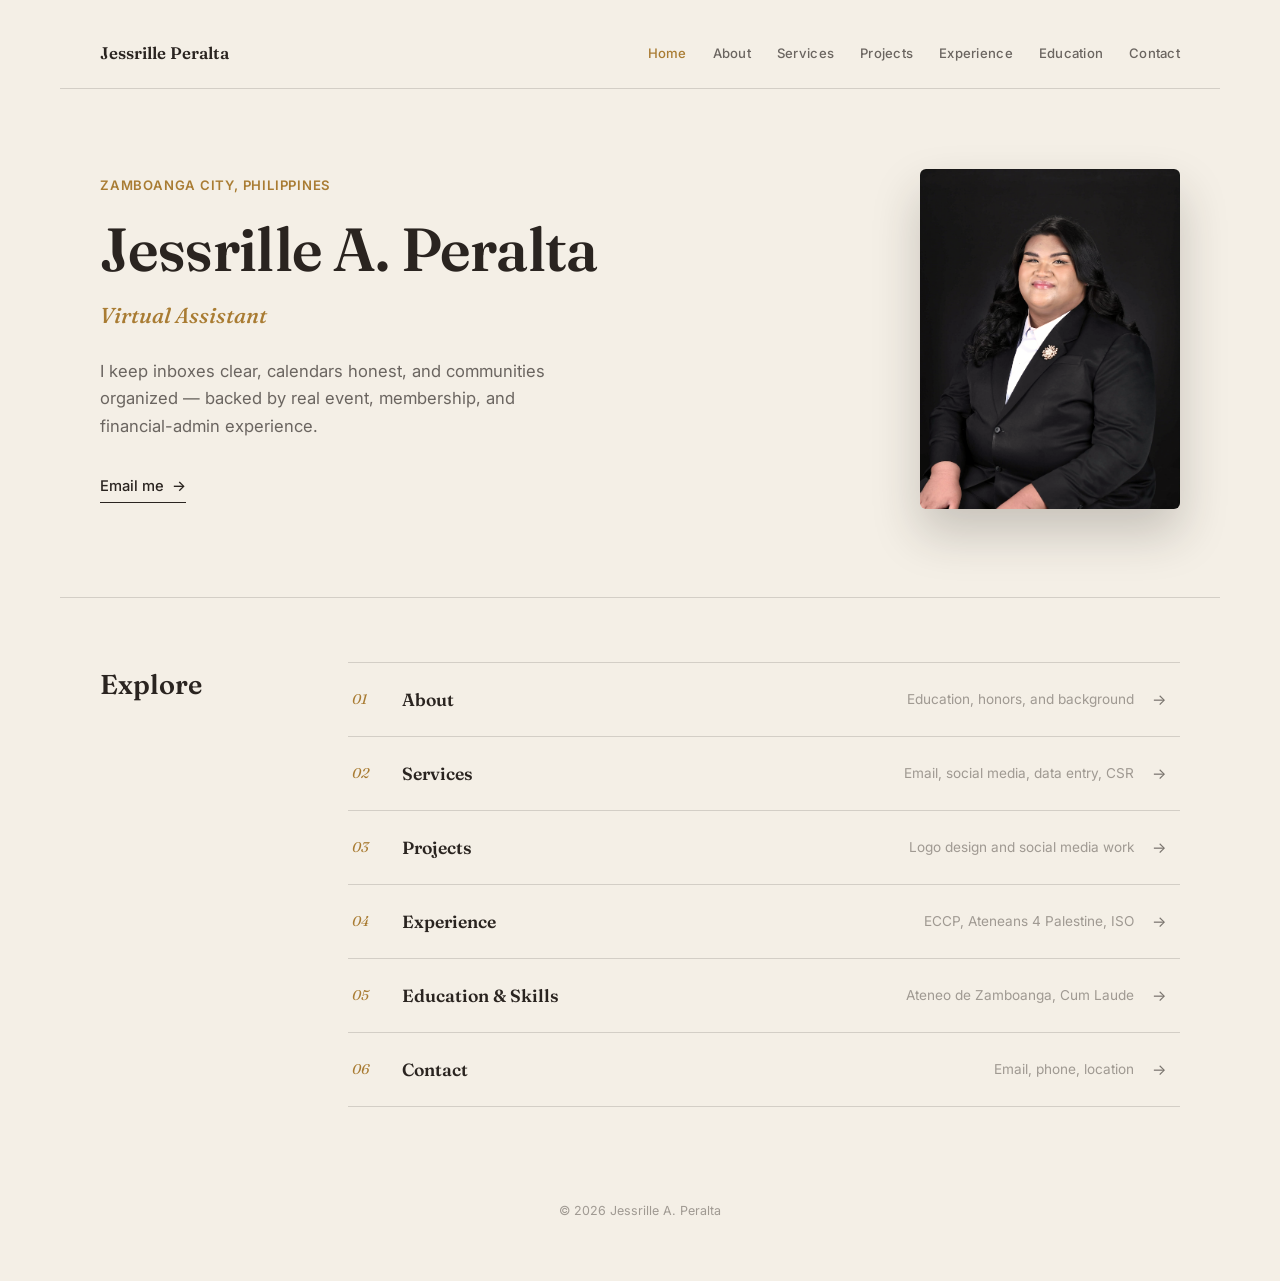
<file: index.html>
<!DOCTYPE html>
<html lang="en">
<head>
<meta charset="UTF-8">
<meta name="viewport" content="width=device-width, initial-scale=1.0">
<title>Jessrille A. Peralta — Virtual Assistant</title>
<meta name="description" content="Jessrille A. Peralta — Virtual Assistant offering Email Management, Social Media Management, Data Entry, and Customer Service.">
<link rel="preconnect" href="https://fonts.googleapis.com">
<link rel="preconnect" href="https://fonts.gstatic.com" crossorigin>
<link href="https://fonts.googleapis.com/css2?family=Fraunces:ital,opsz,wght@0,9..144,400;0,9..144,500;0,9..144,600;0,9..144,700;1,9..144,500&family=Inter:wght@400;500;600;700&display=swap" rel="stylesheet">
<link rel="stylesheet" href="style.css">
</head>
<body>
<div class="sheet">
<header class="nav">
  <a class="nav-name" href="index.html">Jessrille Peralta</a>
  <nav class="nav-links">
    <a href="index.html" class="active" aria-current="page">Home</a>
    <a href="about.html">About</a>
    <a href="services.html">Services</a>
    <a href="projects.html">Projects</a>
    <a href="experience.html">Experience</a>
    <a href="education.html">Education</a>
    <a href="contact.html">Contact</a>
  </nav>
</header>

<main>

  <!-- HERO -->
  <section class="hero">
    <div class="hero-text">
      <p class="eyebrow">Zamboanga City, Philippines</p>
      <h1 class="hero-name">Jessrille A. Peralta</h1>
      <p class="hero-role">Virtual Assistant</p>
      <p class="hero-lede">I keep inboxes clear, calendars honest, and communities organized — backed by real event, membership, and financial-admin experience.</p>
      <a href="mailto:jessrilleperalta@gmail.com" class="hero-link">Email me &nbsp;&rarr;</a>
    </div>
    <div class="hero-photo">
      <img src="profile.jpg" alt="Portrait of Jessrille A. Peralta" width="900" height="1350">
    </div>
  </section>

  <!-- EXPLORE -->
  <section class="section teaser-section">
    <div class="section-head">
      <h2>Explore</h2>
    </div>
    <ul class="teaser-list">
      <li>
        <a href="about.html">
          <span class="teaser-num">01</span>
          <span class="teaser-title">About</span>
          <span class="teaser-desc">Education, honors, and background</span>
          <span class="teaser-arrow">&rarr;</span>
        </a>
      </li>
      <li>
        <a href="services.html">
          <span class="teaser-num">02</span>
          <span class="teaser-title">Services</span>
          <span class="teaser-desc">Email, social media, data entry, CSR</span>
          <span class="teaser-arrow">&rarr;</span>
        </a>
      </li>
      <li>
        <a href="projects.html">
          <span class="teaser-num">03</span>
          <span class="teaser-title">Projects</span>
          <span class="teaser-desc">Logo design and social media work</span>
          <span class="teaser-arrow">&rarr;</span>
        </a>
      </li>
      <li>
        <a href="experience.html">
          <span class="teaser-num">04</span>
          <span class="teaser-title">Experience</span>
          <span class="teaser-desc">ECCP, Ateneans 4 Palestine, ISO</span>
          <span class="teaser-arrow">&rarr;</span>
        </a>
      </li>
      <li>
        <a href="education.html">
          <span class="teaser-num">05</span>
          <span class="teaser-title">Education &amp; Skills</span>
          <span class="teaser-desc">Ateneo de Zamboanga, Cum Laude</span>
          <span class="teaser-arrow">&rarr;</span>
        </a>
      </li>
      <li>
        <a href="contact.html">
          <span class="teaser-num">06</span>
          <span class="teaser-title">Contact</span>
          <span class="teaser-desc">Email, phone, location</span>
          <span class="teaser-arrow">&rarr;</span>
        </a>
      </li>
    </ul>
  </section>

</main>

<footer class="site-footer">
  <p>&copy; <span id="year"></span> Jessrille A. Peralta</p>
</footer>
</div>
<script src="script.js"></script>
</body>
</html>
</file>
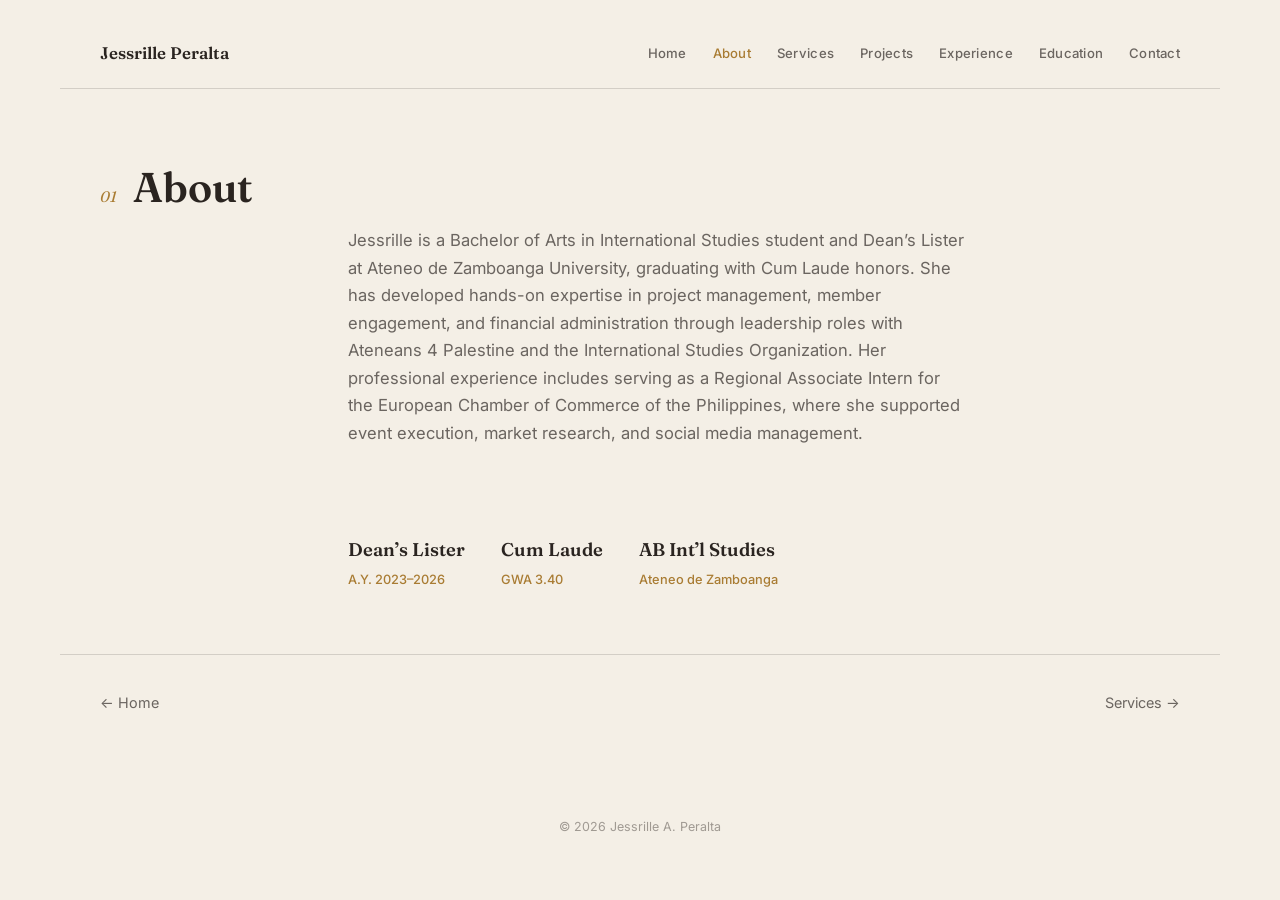
<file: about.html>
<!DOCTYPE html>
<html lang="en">
<head>
<meta charset="UTF-8">
<meta name="viewport" content="width=device-width, initial-scale=1.0">
<title>About — Jessrille A. Peralta</title>
<link rel="preconnect" href="https://fonts.googleapis.com">
<link rel="preconnect" href="https://fonts.gstatic.com" crossorigin>
<link href="https://fonts.googleapis.com/css2?family=Fraunces:ital,opsz,wght@0,9..144,400;0,9..144,500;0,9..144,600;0,9..144,700;1,9..144,500&family=Inter:wght@400;500;600;700&display=swap" rel="stylesheet">
<link rel="stylesheet" href="style.css">
</head>
<body>
<div class="sheet">
<header class="nav">
  <a class="nav-name" href="index.html">Jessrille Peralta</a>
  <nav class="nav-links">
    <a href="index.html">Home</a>
    <a href="about.html" class="active" aria-current="page">About</a>
    <a href="services.html">Services</a>
    <a href="projects.html">Projects</a>
    <a href="experience.html">Experience</a>
    <a href="education.html">Education</a>
    <a href="contact.html">Contact</a>
  </nav>
</header>

<main>
  <section class="page-intro">
    <span class="num">01</span>
    <h1>About</h1>
  </section>

  <section class="section" style="border-top:none; padding-top:0;">
    <p class="about-text">
      Jessrille is a Bachelor of Arts in International Studies student and Dean&rsquo;s Lister at Ateneo de Zamboanga
      University, graduating with Cum Laude honors. She has developed hands-on expertise in project management,
      member engagement, and financial administration through leadership roles with Ateneans 4 Palestine and the
      International Studies Organization. Her professional experience includes serving as a Regional Associate
      Intern for the European Chamber of Commerce of the Philippines, where she supported event execution, market
      research, and social media management.
    </p>
    <div class="stat-row">
      <div class="stat"><span class="stat-value">Dean&rsquo;s Lister</span><span class="stat-label">A.Y. 2023&ndash;2026</span></div>
      <div class="stat"><span class="stat-value">Cum Laude</span><span class="stat-label">GWA 3.40</span></div>
      <div class="stat"><span class="stat-value">AB Int&rsquo;l Studies</span><span class="stat-label">Ateneo de Zamboanga</span></div>
    </div>
  </section>

  <section class="section page-nav">
    <a href="index.html" class="page-nav-link">&larr; Home</a>
    <a href="services.html" class="page-nav-link">Services &rarr;</a>
  </section>
</main>

<footer class="site-footer">
  <p>&copy; <span id="year"></span> Jessrille A. Peralta</p>
</footer>
</div>
<script src="script.js"></script>
</body>
</html>
</file>
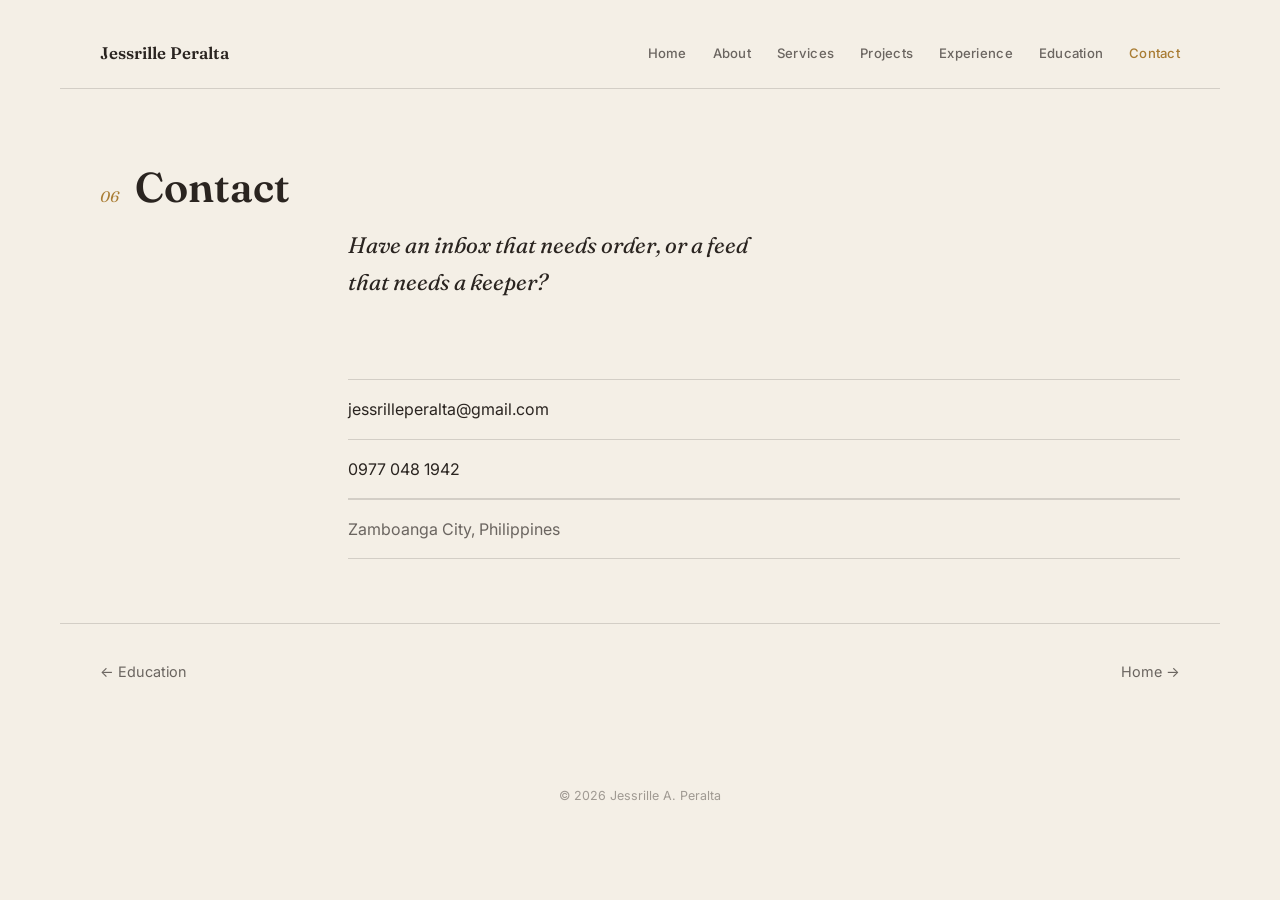
<file: contact.html>
<!DOCTYPE html>
<html lang="en">
<head>
<meta charset="UTF-8">
<meta name="viewport" content="width=device-width, initial-scale=1.0">
<title>Contact — Jessrille A. Peralta</title>
<link rel="preconnect" href="https://fonts.googleapis.com">
<link rel="preconnect" href="https://fonts.gstatic.com" crossorigin>
<link href="https://fonts.googleapis.com/css2?family=Fraunces:ital,opsz,wght@0,9..144,400;0,9..144,500;0,9..144,600;0,9..144,700;1,9..144,500&family=Inter:wght@400;500;600;700&display=swap" rel="stylesheet">
<link rel="stylesheet" href="style.css">
</head>
<body>
<div class="sheet">
<header class="nav">
  <a class="nav-name" href="index.html">Jessrille Peralta</a>
  <nav class="nav-links">
    <a href="index.html">Home</a>
    <a href="about.html">About</a>
    <a href="services.html">Services</a>
    <a href="projects.html">Projects</a>
    <a href="experience.html">Experience</a>
    <a href="education.html">Education</a>
    <a href="contact.html" class="active" aria-current="page">Contact</a>
  </nav>
</header>

<main>
  <section class="page-intro">
    <span class="num">06</span>
    <h1>Contact</h1>
  </section>

  <section class="section contact-section" style="border-top:none; padding-top:0;">
    <p class="contact-lede">Have an inbox that needs order, or a feed that needs a keeper?</p>
    <div class="contact-lines">
      <a href="mailto:jessrilleperalta@gmail.com" class="contact-line">jessrilleperalta@gmail.com</a>
      <a href="tel:+639770481942" class="contact-line">0977 048 1942</a>
      <p class="contact-line contact-static">Zamboanga City, Philippines</p>
    </div>
  </section>

  <section class="section page-nav">
    <a href="education.html" class="page-nav-link">&larr; Education</a>
    <a href="index.html" class="page-nav-link">Home &rarr;</a>
  </section>
</main>

<footer class="site-footer">
  <p>&copy; <span id="year"></span> Jessrille A. Peralta</p>
</footer>
</div>
<script src="script.js"></script>
</body>
</html>
</file>
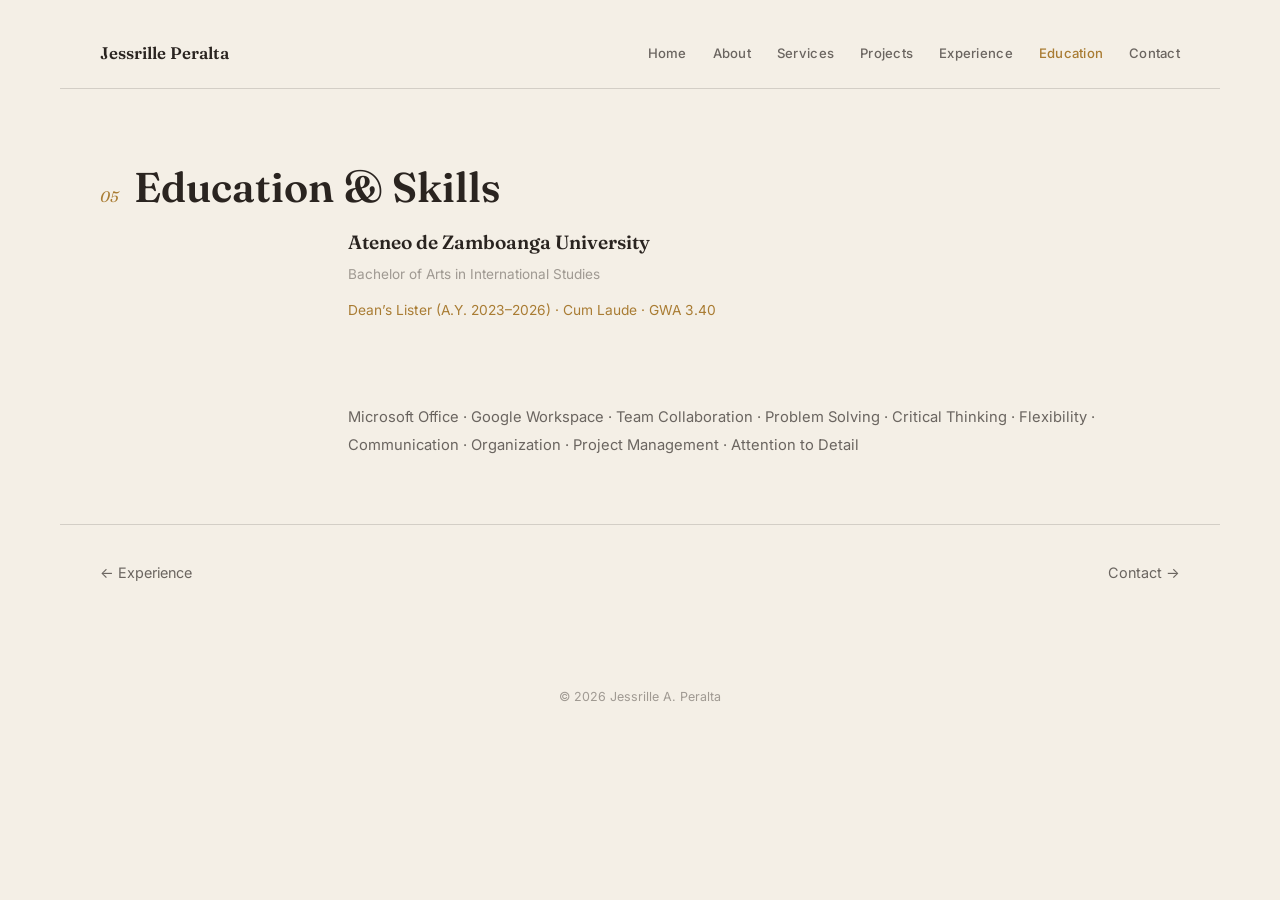
<file: education.html>
<!DOCTYPE html>
<html lang="en">
<head>
<meta charset="UTF-8">
<meta name="viewport" content="width=device-width, initial-scale=1.0">
<title>Education &amp; Skills — Jessrille A. Peralta</title>
<link rel="preconnect" href="https://fonts.googleapis.com">
<link rel="preconnect" href="https://fonts.gstatic.com" crossorigin>
<link href="https://fonts.googleapis.com/css2?family=Fraunces:ital,opsz,wght@0,9..144,400;0,9..144,500;0,9..144,600;0,9..144,700;1,9..144,500&family=Inter:wght@400;500;600;700&display=swap" rel="stylesheet">
<link rel="stylesheet" href="style.css">
</head>
<body>
<div class="sheet">
<header class="nav">
  <a class="nav-name" href="index.html">Jessrille Peralta</a>
  <nav class="nav-links">
    <a href="index.html">Home</a>
    <a href="about.html">About</a>
    <a href="services.html">Services</a>
    <a href="projects.html">Projects</a>
    <a href="experience.html">Experience</a>
    <a href="education.html" class="active" aria-current="page">Education</a>
    <a href="contact.html">Contact</a>
  </nav>
</header>

<main>
  <section class="page-intro">
    <span class="num">05</span>
    <h1>Education &amp; Skills</h1>
  </section>

  <section class="section" style="border-top:none; padding-top:0;">
    <div class="edu-row">
      <h3>Ateneo de Zamboanga University</h3>
      <p class="entry-org">Bachelor of Arts in International Studies</p>
      <p class="edu-note">Dean&rsquo;s Lister (A.Y. 2023&ndash;2026) &middot; Cum Laude &middot; GWA 3.40</p>
    </div>
    <p class="skills-line">
      Microsoft Office &middot; Google Workspace &middot; Team Collaboration &middot; Problem Solving &middot;
      Critical Thinking &middot; Flexibility &middot; Communication &middot; Organization &middot;
      Project Management &middot; Attention to Detail
    </p>
  </section>

  <section class="section page-nav">
    <a href="experience.html" class="page-nav-link">&larr; Experience</a>
    <a href="contact.html" class="page-nav-link">Contact &rarr;</a>
  </section>
</main>

<footer class="site-footer">
  <p>&copy; <span id="year"></span> Jessrille A. Peralta</p>
</footer>
</div>
<script src="script.js"></script>
</body>
</html>
</file>
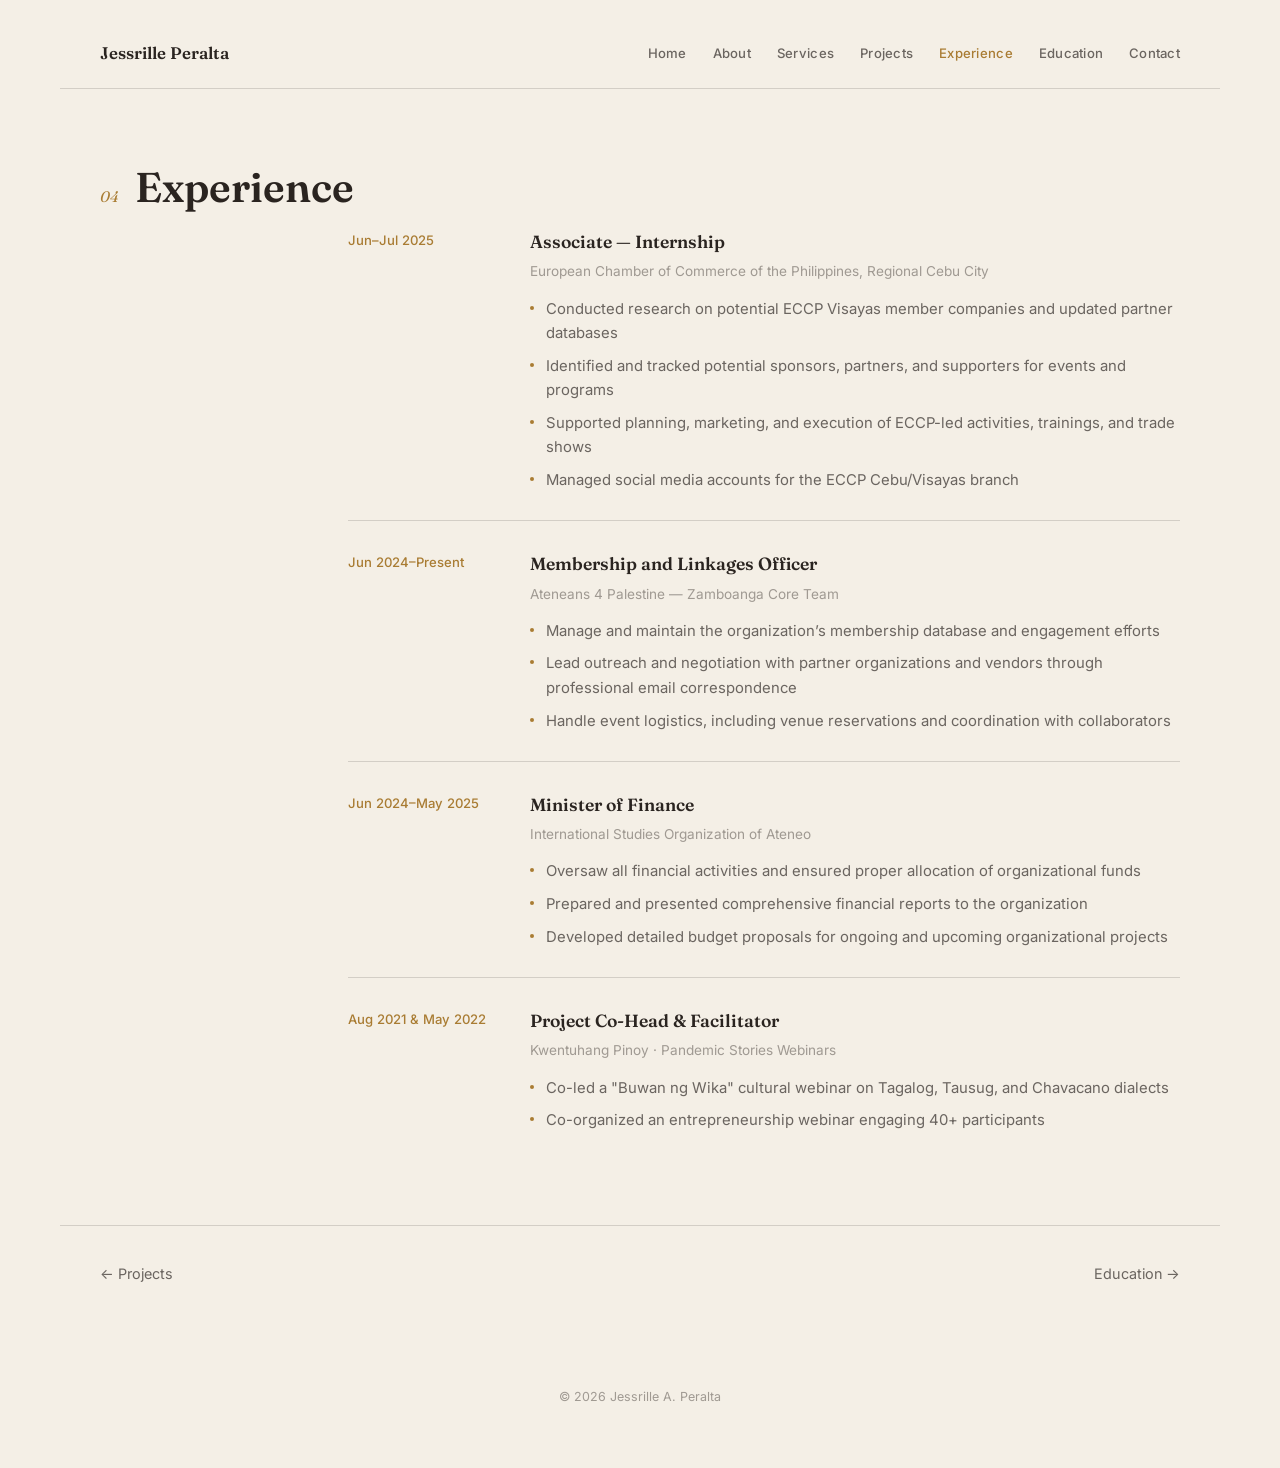
<file: experience.html>
<!DOCTYPE html>
<html lang="en">
<head>
<meta charset="UTF-8">
<meta name="viewport" content="width=device-width, initial-scale=1.0">
<title>Experience — Jessrille A. Peralta</title>
<link rel="preconnect" href="https://fonts.googleapis.com">
<link rel="preconnect" href="https://fonts.gstatic.com" crossorigin>
<link href="https://fonts.googleapis.com/css2?family=Fraunces:ital,opsz,wght@0,9..144,400;0,9..144,500;0,9..144,600;0,9..144,700;1,9..144,500&family=Inter:wght@400;500;600;700&display=swap" rel="stylesheet">
<link rel="stylesheet" href="style.css">
</head>
<body>
<div class="sheet">
<header class="nav">
  <a class="nav-name" href="index.html">Jessrille Peralta</a>
  <nav class="nav-links">
    <a href="index.html">Home</a>
    <a href="about.html">About</a>
    <a href="services.html">Services</a>
    <a href="projects.html">Projects</a>
    <a href="experience.html" class="active" aria-current="page">Experience</a>
    <a href="education.html">Education</a>
    <a href="contact.html">Contact</a>
  </nav>
</header>

<main>
  <section class="page-intro">
    <span class="num">04</span>
    <h1>Experience</h1>
  </section>

  <section class="section" style="border-top:none; padding-top:0;">
    <div class="timeline">
      <div class="entry">
        <p class="entry-date">Jun&ndash;Jul 2025</p>
        <div class="entry-body">
          <h3>Associate — Internship</h3>
          <p class="entry-org">European Chamber of Commerce of the Philippines, Regional Cebu City</p>
          <ul>
            <li>Conducted research on potential ECCP Visayas member companies and updated partner databases</li>
            <li>Identified and tracked potential sponsors, partners, and supporters for events and programs</li>
            <li>Supported planning, marketing, and execution of ECCP-led activities, trainings, and trade shows</li>
            <li>Managed social media accounts for the ECCP Cebu/Visayas branch</li>
          </ul>
        </div>
      </div>

      <div class="entry">
        <p class="entry-date">Jun 2024&ndash;Present</p>
        <div class="entry-body">
          <h3>Membership and Linkages Officer</h3>
          <p class="entry-org">Ateneans 4 Palestine — Zamboanga Core Team</p>
          <ul>
            <li>Manage and maintain the organization&rsquo;s membership database and engagement efforts</li>
            <li>Lead outreach and negotiation with partner organizations and vendors through professional email correspondence</li>
            <li>Handle event logistics, including venue reservations and coordination with collaborators</li>
          </ul>
        </div>
      </div>

      <div class="entry">
        <p class="entry-date">Jun 2024&ndash;May 2025</p>
        <div class="entry-body">
          <h3>Minister of Finance</h3>
          <p class="entry-org">International Studies Organization of Ateneo</p>
          <ul>
            <li>Oversaw all financial activities and ensured proper allocation of organizational funds</li>
            <li>Prepared and presented comprehensive financial reports to the organization</li>
            <li>Developed detailed budget proposals for ongoing and upcoming organizational projects</li>
          </ul>
        </div>
      </div>

      <div class="entry">
        <p class="entry-date">Aug 2021 &amp; May 2022</p>
        <div class="entry-body">
          <h3>Project Co-Head &amp; Facilitator</h3>
          <p class="entry-org">Kwentuhang Pinoy &middot; Pandemic Stories Webinars</p>
          <ul>
            <li>Co-led a "Buwan ng Wika" cultural webinar on Tagalog, Tausug, and Chavacano dialects</li>
            <li>Co-organized an entrepreneurship webinar engaging 40+ participants</li>
          </ul>
        </div>
      </div>
    </div>
  </section>

  <section class="section page-nav">
    <a href="projects.html" class="page-nav-link">&larr; Projects</a>
    <a href="education.html" class="page-nav-link">Education &rarr;</a>
  </section>
</main>

<footer class="site-footer">
  <p>&copy; <span id="year"></span> Jessrille A. Peralta</p>
</footer>
</div>
<script src="script.js"></script>
</body>
</html>
</file>
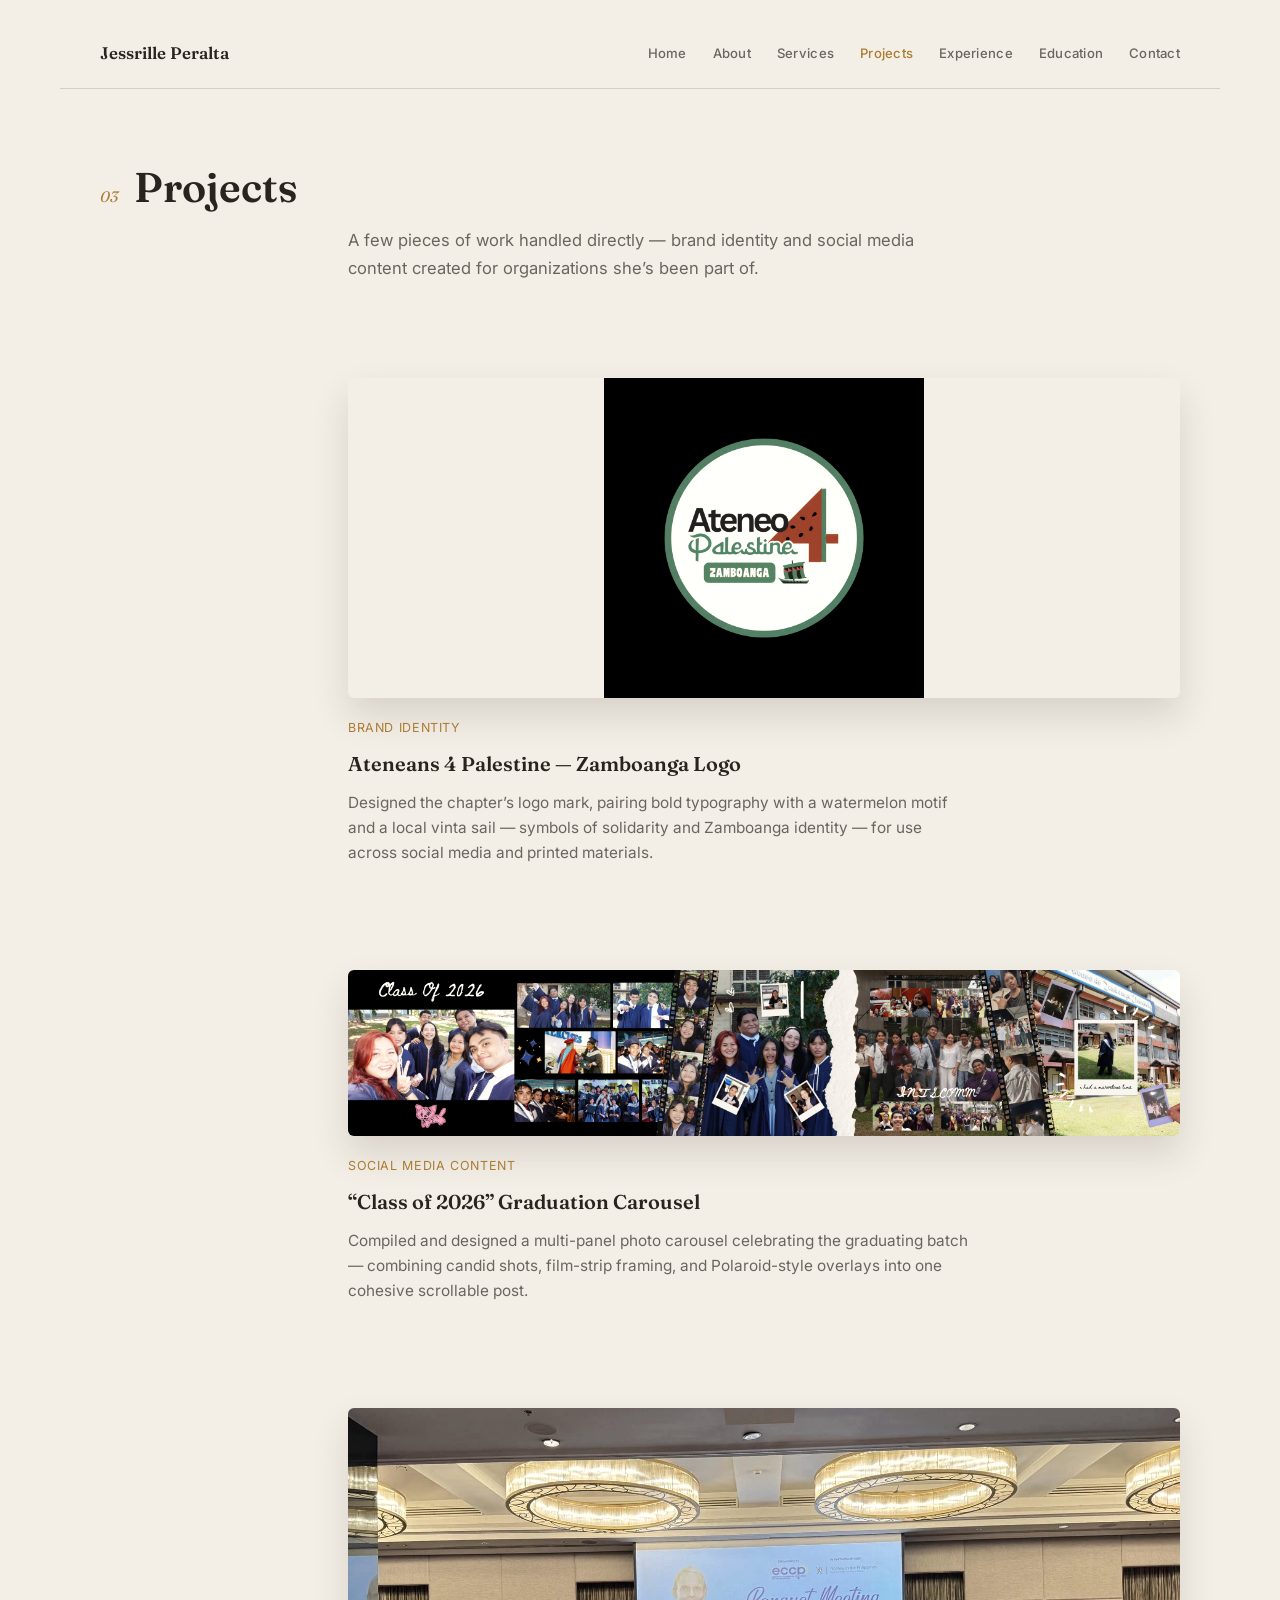
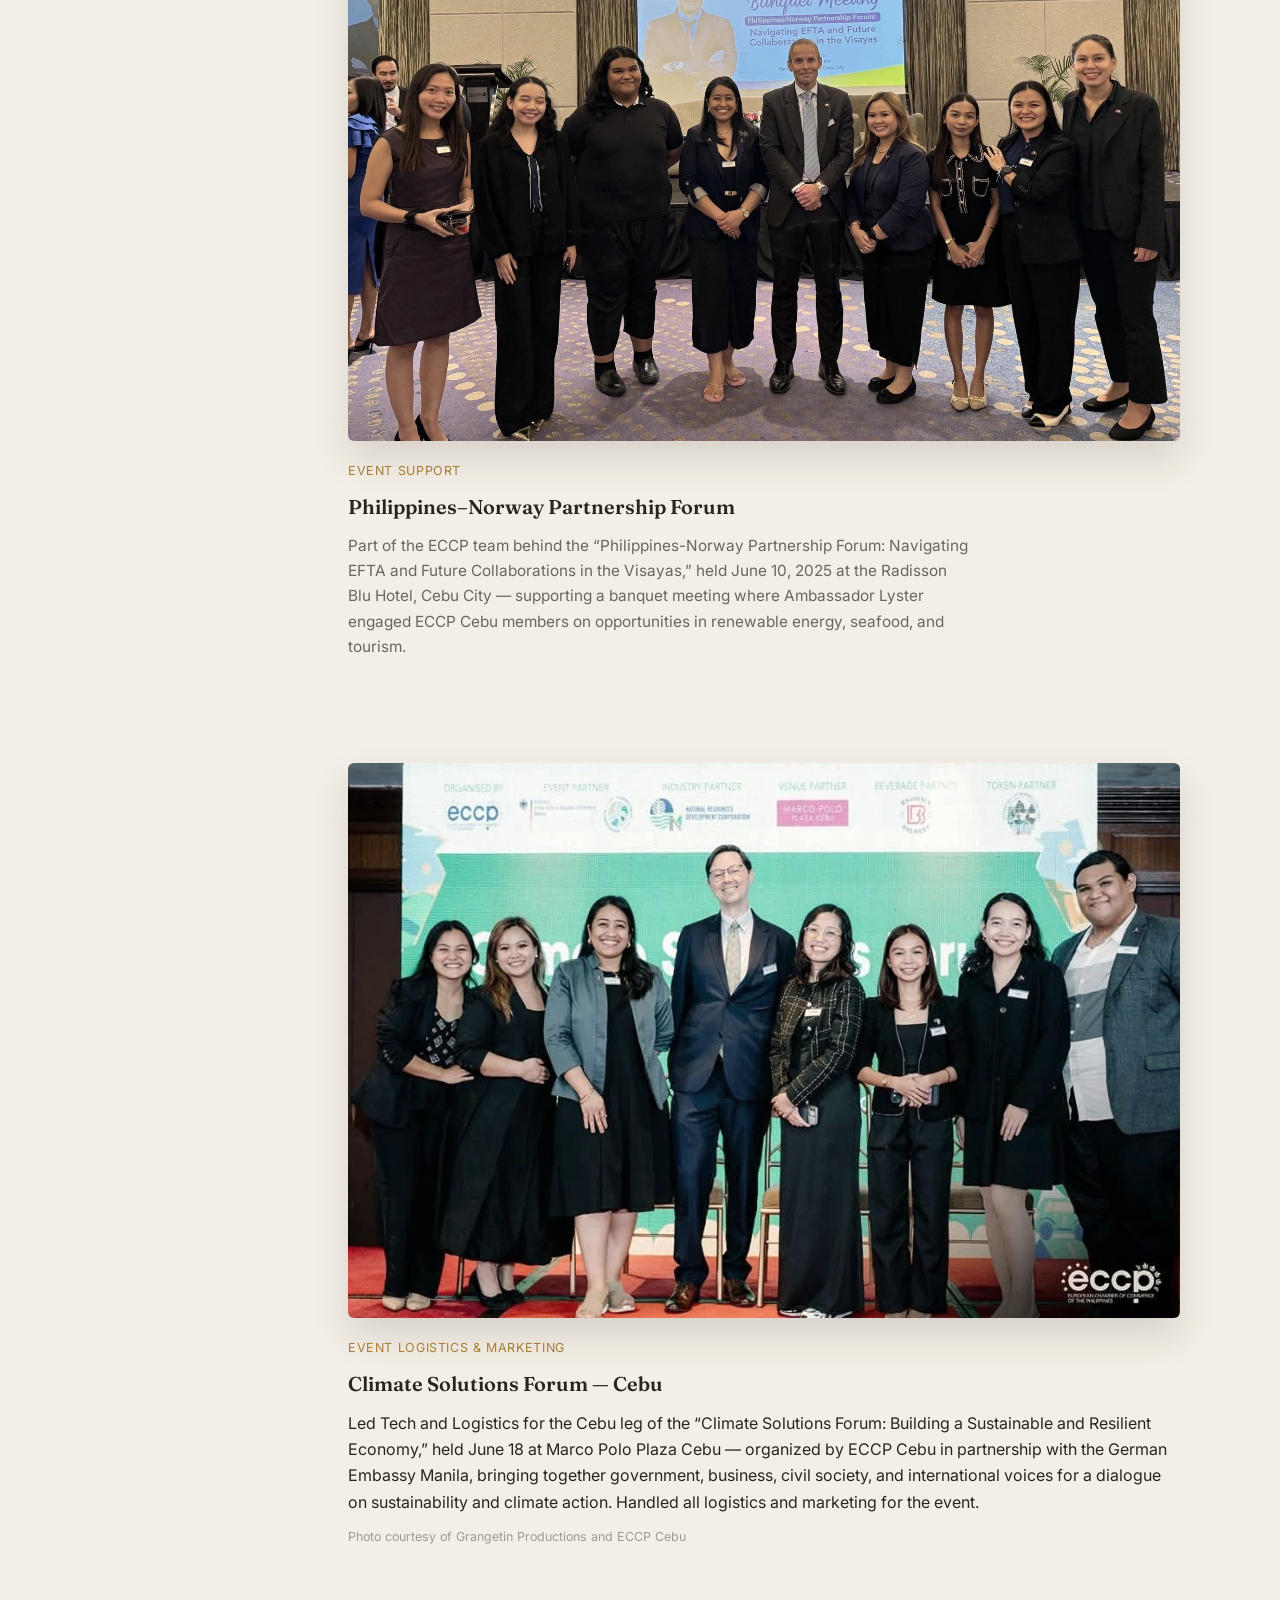
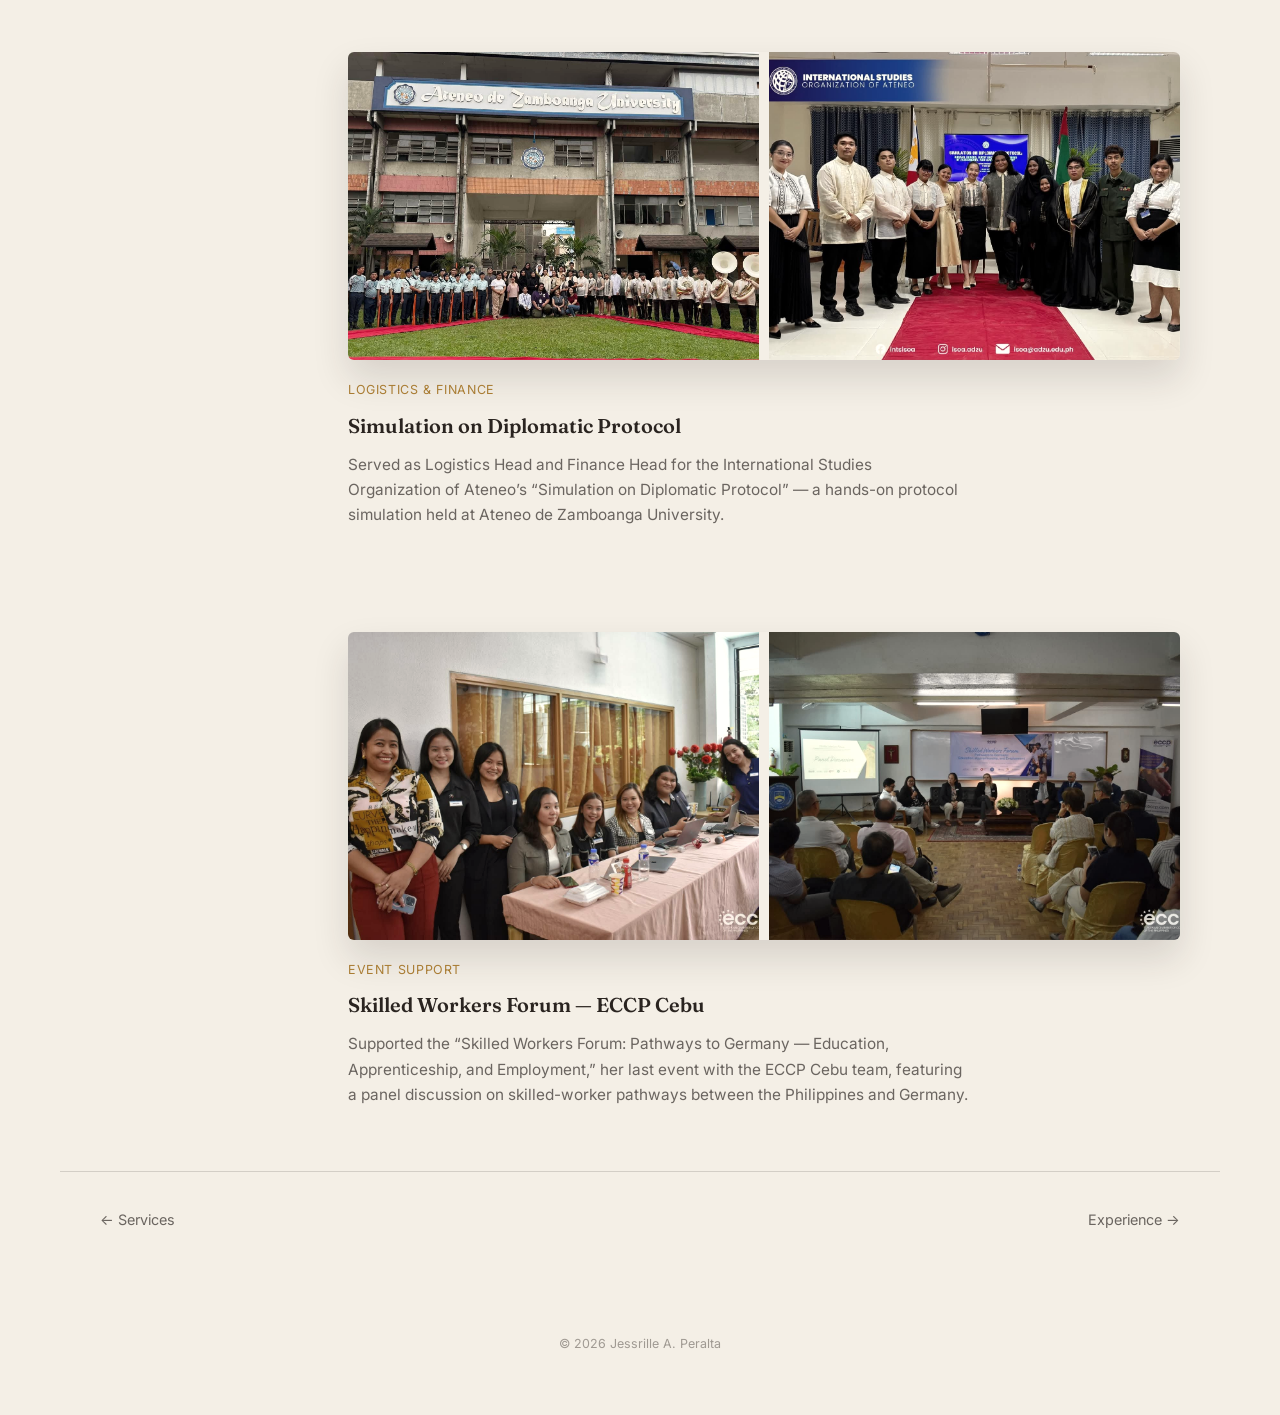
<file: projects.html>
<!DOCTYPE html>
<html lang="en">
<head>
<meta charset="UTF-8">
<meta name="viewport" content="width=device-width, initial-scale=1.0">
<title>Projects — Jessrille A. Peralta</title>
<link rel="preconnect" href="https://fonts.googleapis.com">
<link rel="preconnect" href="https://fonts.gstatic.com" crossorigin>
<link href="https://fonts.googleapis.com/css2?family=Fraunces:ital,opsz,wght@0,9..144,400;0,9..144,500;0,9..144,600;0,9..144,700;1,9..144,500&family=Inter:wght@400;500;600;700&display=swap" rel="stylesheet">
<link rel="stylesheet" href="style.css">
</head>
<body>
<div class="sheet">
<header class="nav">
  <a class="nav-name" href="index.html">Jessrille Peralta</a>
  <nav class="nav-links">
    <a href="index.html">Home</a>
    <a href="about.html">About</a>
    <a href="services.html">Services</a>
    <a href="projects.html" class="active" aria-current="page">Projects</a>
    <a href="experience.html">Experience</a>
    <a href="education.html">Education</a>
    <a href="contact.html">Contact</a>
  </nav>
</header>

<main>
  <section class="page-intro">
    <span class="num">03</span>
    <h1>Projects</h1>
  </section>

  <section class="section" style="border-top:none; padding-top:0;">
    <p class="about-text" style="margin-bottom: 48px;">
      A few pieces of work handled directly &mdash; brand identity and social media content created for
      organizations she&rsquo;s been part of.
    </p>

    <div class="project">
      <div class="project-media">
        <img src="project-logo.jpg" alt="Ateneans 4 Palestine Zamboanga logo design" loading="lazy">
      </div>
      <div class="project-info">
        <p class="project-label">Brand Identity</p>
        <h3>Ateneans 4 Palestine &mdash; Zamboanga Logo</h3>
        <p>Designed the chapter&rsquo;s logo mark, pairing bold typography with a watermelon motif and a local
          vinta sail &mdash; symbols of solidarity and Zamboanga identity &mdash; for use across social media and
          printed materials.</p>
      </div>
    </div>

    <div class="project">
      <div class="project-media project-media-wide">
        <img src="project-carousel.jpg" alt="Class of 2026 graduation carousel design" loading="lazy">
      </div>
      <div class="project-info">
        <p class="project-label">Social Media Content</p>
        <h3>&ldquo;Class of 2026&rdquo; Graduation Carousel</h3>
        <p>Compiled and designed a multi-panel photo carousel celebrating the graduating batch &mdash; combining
          candid shots, film-strip framing, and Polaroid-style overlays into one cohesive scrollable post.</p>
      </div>
    </div>

    <div class="project">
      <div class="project-media project-media-wide">
        <img src="project-eccp-event.jpg" alt="Team at the Philippines-Norway Partnership Forum banquet meeting" loading="lazy">
      </div>
      <div class="project-info">
        <p class="project-label">Event Support</p>
        <h3>Philippines&ndash;Norway Partnership Forum</h3>
        <p>Part of the ECCP team behind the &ldquo;Philippines-Norway Partnership Forum: Navigating EFTA and Future
          Collaborations in the Visayas,&rdquo; held June 10, 2025 at the Radisson Blu Hotel, Cebu City &mdash;
          supporting a banquet meeting where Ambassador Lyster engaged ECCP Cebu members on opportunities in
          renewable energy, seafood, and tourism.</p>
      </div>
    </div>

    <div class="project">
      <div class="project-media project-media-wide">
        <img src="project-climate-forum.jpg" alt="Team on stage at the Climate Solutions Forum, Cebu" loading="lazy">
      </div>
      <div class="project-info">
        <p class="project-label">Event Logistics &amp; Marketing</p>
        <h3>Climate Solutions Forum &mdash; Cebu</h3>
        <p>Led Tech and Logistics for the Cebu leg of the &ldquo;Climate Solutions Forum: Building a Sustainable and
          Resilient Economy,&rdquo; held June 18 at Marco Polo Plaza Cebu &mdash; organized by ECCP Cebu in
          partnership with the German Embassy Manila, bringing together government, business, civil society, and
          international voices for a dialogue on sustainability and climate action. Handled all logistics and
          marketing for the event.</p>
        <p class="project-credit">Photo courtesy of Grangetin Productions and ECCP Cebu</p>
      </div>
    </div>

    <div class="project">
      <div class="project-media-grid">
        <img src="project-isoa-protocol-1.jpg" alt="ISOA members and guests at the Simulation on Diplomatic Protocol event" loading="lazy">
        <img src="project-isoa-protocol-2.jpg" alt="Full group photo outside Ateneo de Zamboanga University for the protocol simulation" loading="lazy">
      </div>
      <div class="project-info">
        <p class="project-label">Logistics &amp; Finance</p>
        <h3>Simulation on Diplomatic Protocol</h3>
        <p>Served as Logistics Head and Finance Head for the International Studies Organization of Ateneo&rsquo;s
          &ldquo;Simulation on Diplomatic Protocol&rdquo; &mdash; a hands-on protocol simulation held at Ateneo de
          Zamboanga University.</p>
      </div>
    </div>

    <div class="project">
      <div class="project-media-grid">
        <img src="project-eccp-skilled-2.jpg" alt="Panel discussion at the Skilled Workers Forum, ECCP Cebu" loading="lazy">
        <img src="project-eccp-skilled-1.jpg" alt="ECCP Cebu team at the Skilled Workers Forum" loading="lazy">
      </div>
      <div class="project-info">
        <p class="project-label">Event Support</p>
        <h3>Skilled Workers Forum &mdash; ECCP Cebu</h3>
        <p>Supported the &ldquo;Skilled Workers Forum: Pathways to Germany &mdash; Education, Apprenticeship, and
          Employment,&rdquo; her last event with the ECCP Cebu team, featuring a panel discussion on skilled-worker
          pathways between the Philippines and Germany.</p>
      </div>
    </div>

  </section>

  <section class="section page-nav">
    <a href="services.html" class="page-nav-link">&larr; Services</a>
    <a href="experience.html" class="page-nav-link">Experience &rarr;</a>
  </section>
</main>

<footer class="site-footer">
  <p>&copy; <span id="year"></span> Jessrille A. Peralta</p>
</footer>
</div>
<script src="script.js"></script>
</body>
</html>
</file>
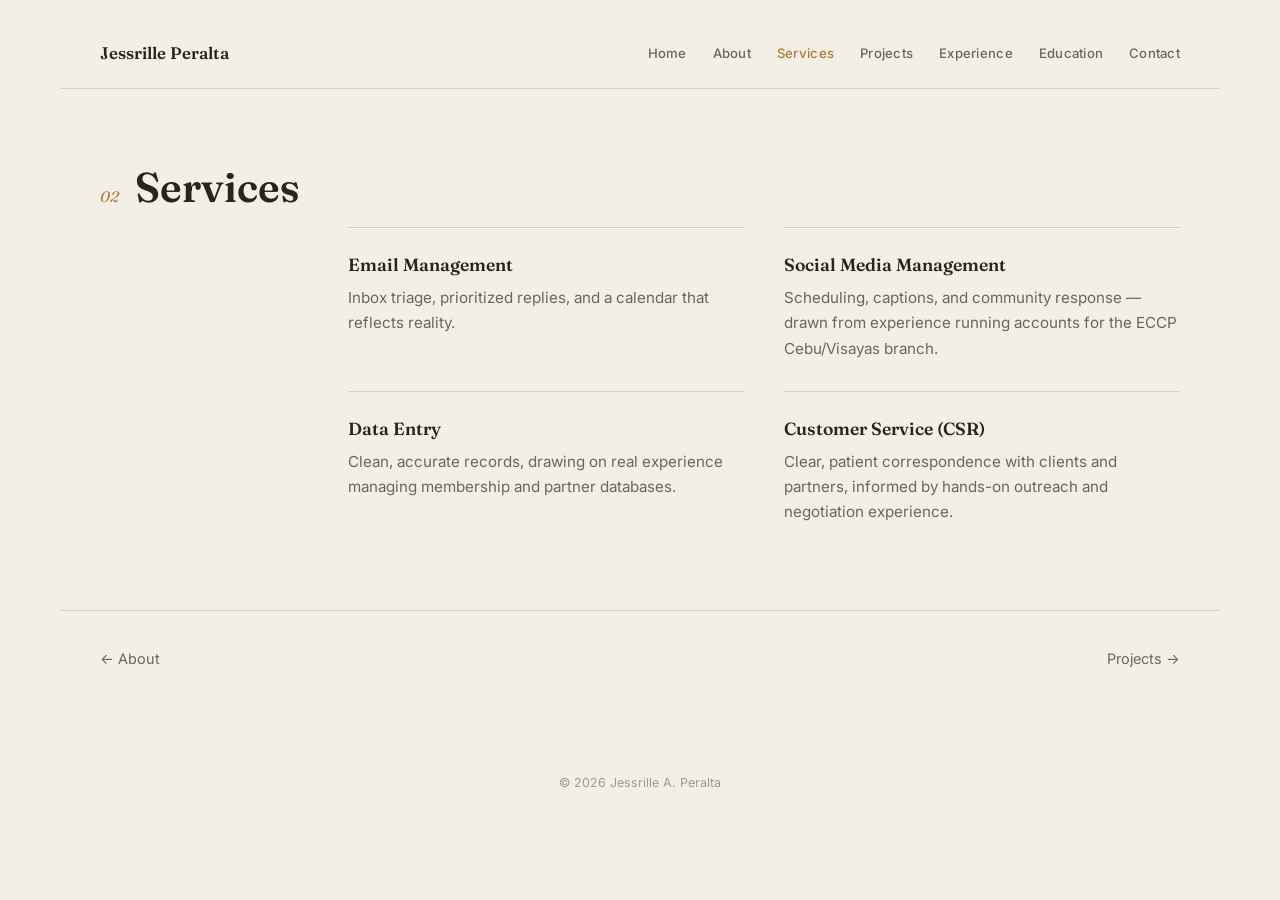
<file: services.html>
<!DOCTYPE html>
<html lang="en">
<head>
<meta charset="UTF-8">
<meta name="viewport" content="width=device-width, initial-scale=1.0">
<title>Services — Jessrille A. Peralta</title>
<link rel="preconnect" href="https://fonts.googleapis.com">
<link rel="preconnect" href="https://fonts.gstatic.com" crossorigin>
<link href="https://fonts.googleapis.com/css2?family=Fraunces:ital,opsz,wght@0,9..144,400;0,9..144,500;0,9..144,600;0,9..144,700;1,9..144,500&family=Inter:wght@400;500;600;700&display=swap" rel="stylesheet">
<link rel="stylesheet" href="style.css">
</head>
<body>
<div class="sheet">
<header class="nav">
  <a class="nav-name" href="index.html">Jessrille Peralta</a>
  <nav class="nav-links">
    <a href="index.html">Home</a>
    <a href="about.html">About</a>
    <a href="services.html" class="active" aria-current="page">Services</a>
    <a href="projects.html">Projects</a>
    <a href="experience.html">Experience</a>
    <a href="education.html">Education</a>
    <a href="contact.html">Contact</a>
  </nav>
</header>

<main>
  <section class="page-intro">
    <span class="num">02</span>
    <h1>Services</h1>
  </section>

  <section class="section" style="border-top:none; padding-top:0;">
    <ul class="service-list">
      <li>
        <h3>Email Management</h3>
        <p>Inbox triage, prioritized replies, and a calendar that reflects reality.</p>
      </li>
      <li>
        <h3>Social Media Management</h3>
        <p>Scheduling, captions, and community response — drawn from experience running accounts for the ECCP Cebu/Visayas branch.</p>
      </li>
      <li>
        <h3>Data Entry</h3>
        <p>Clean, accurate records, drawing on real experience managing membership and partner databases.</p>
      </li>
      <li>
        <h3>Customer Service (CSR)</h3>
        <p>Clear, patient correspondence with clients and partners, informed by hands-on outreach and negotiation experience.</p>
      </li>
    </ul>
  </section>

  <section class="section page-nav">
    <a href="about.html" class="page-nav-link">&larr; About</a>
    <a href="projects.html" class="page-nav-link">Projects &rarr;</a>
  </section>
</main>

<footer class="site-footer">
  <p>&copy; <span id="year"></span> Jessrille A. Peralta</p>
</footer>
</div>
<script src="script.js"></script>
</body>
</html>
</file>
<file: style.css>
/* ===========================================================
   Design tokens — warm parchment, brass accent, wide editorial
=========================================================== */
:root{
  --bg: #F4EFE6;
  --ink: #2A2420;
  --ink-soft: rgba(42,36,32,0.68);
  --ink-faint: rgba(42,36,32,0.42);
  --gold: #A97C33;
  --gold-soft: #C79A50;
  --line: rgba(42,36,32,0.16);

  --display: 'Fraunces', serif;
  --body: 'Inter', sans-serif;

  --max: 1160px;
  --content-max: 780px;
}

*{ box-sizing: border-box; }
html{ scroll-behavior: smooth; }
body{
  margin: 0;
  background: var(--bg);
  color: var(--ink);
  font-family: var(--body);
  font-size: 16px;
  line-height: 1.65;
  -webkit-font-smoothing: antialiased;
}
@media (prefers-reduced-motion: reduce){
  html{ scroll-behavior: auto; }
  *{ animation-duration: 0.01ms !important; transition-duration: 0.01ms !important; }
}

a{ color: inherit; text-decoration: none; }
ul{ margin: 0; padding: 0; list-style: none; }
h1, h2, h3{ margin: 0; font-weight: 500; }
p{ margin: 0; }

/* No framing box anymore — sheet is just a transparent full-width layer */
.sheet{ background: transparent; }

/* ---------- Nav ---------- */
.nav{
  max-width: var(--max);
  margin: 0 auto;
  padding: 40px 40px 0;
  display: flex; align-items: center; justify-content: space-between;
  flex-wrap: wrap; gap: 12px;
  border-bottom: 1px solid var(--line);
  padding-bottom: 20px;
}
.nav-name{
  font-family: var(--display);
  font-weight: 600;
  font-size: 1.05rem;
}
.nav-links{ display: flex; gap: 26px; flex-wrap: wrap; }
.nav-links a{
  font-size: 0.82rem;
  font-weight: 500;
  letter-spacing: 0.02em;
  color: var(--ink-soft);
  transition: color .18s ease;
}
.nav-links a:hover{ color: var(--gold); }
.nav-links a.active{ color: var(--gold); }

@media (max-width: 640px){
  .nav{ padding-left: 24px; padding-right: 24px; }
  .nav-links{ gap: 14px; }
}

/* ---------- Hero ---------- */
.hero{
  max-width: var(--max);
  margin: 0 auto;
  padding: 80px 40px 88px;
  display: grid;
  grid-template-columns: 1fr 260px;
  gap: 64px;
  align-items: center;
}
.hero-text{ max-width: var(--content-max); }
.eyebrow{
  font-size: 0.82rem;
  font-weight: 600;
  letter-spacing: 0.06em;
  text-transform: uppercase;
  color: var(--gold);
  margin-bottom: 22px;
}
.hero-name{
  font-family: var(--display);
  font-weight: 600;
  font-size: clamp(2.4rem, 5.5vw, 3.8rem);
  line-height: 1.05;
  letter-spacing: -0.01em;
}
.hero-role{
  font-family: var(--display);
  font-style: italic;
  font-weight: 500;
  font-size: clamp(1.1rem, 2vw, 1.35rem);
  color: var(--gold);
  margin: 16px 0 24px;
}
.hero-lede{
  max-width: 46ch;
  color: var(--ink-soft);
  font-size: 1.04rem;
}
.hero-link{
  display: inline-block;
  margin-top: 34px;
  font-size: 0.92rem;
  font-weight: 500;
  padding-bottom: 3px;
  border-bottom: 1px solid var(--ink);
  transition: color .18s ease, border-color .18s ease;
}
.hero-link:hover{ color: var(--gold); border-color: var(--gold); }

.hero-photo{ position: relative; justify-self: end; }
.hero-photo img{
  display: block;
  width: 260px;
  height: 340px;
  object-fit: cover;
  object-position: top center;
  filter: sepia(0.18) contrast(1.03) saturate(0.92);
  border-radius: 6px;
  box-shadow: 0 24px 48px rgba(42,36,32,0.22);
  position: relative;
  z-index: 2;
}

@media (max-width: 820px){
  .hero{ grid-template-columns: 1fr; padding: 56px 24px 64px; gap: 40px; }
  .hero-photo{ order: -1; justify-self: center; }
  .hero-photo img{ width: 210px; height: 275px; }
}

/* ---------- Section shell ---------- */
.section{
  max-width: var(--max);
  margin: 0 auto;
  padding: 64px 40px;
  border-top: 1px solid var(--line);
  display: grid;
  grid-template-columns: 200px 1fr;
  gap: 48px;
  align-items: start;
}
.section-head{
  display: flex; flex-direction: column; gap: 6px;
  position: sticky; top: 40px;
  grid-column: 1;
  grid-row: 1 / -1;
}
.section > *:not(.section-head){
  grid-column: 2;
}
.section-head h2{
  font-family: var(--display);
  font-weight: 600;
  font-size: clamp(1.35rem, 2.4vw, 1.7rem);
}
.section-head .num{
  font-family: var(--display);
  font-style: italic;
  font-size: 0.9rem;
  color: var(--gold);
}
.section-intro{
  color: var(--ink-faint);
  font-size: 0.85rem;
  margin-top: 6px;
}

@media (max-width: 820px){
  .section{ grid-template-columns: 1fr; gap: 20px; padding: 48px 24px; }
  .section-head{ position: static; flex-direction: row; align-items: baseline; gap: 12px; grid-column: 1; grid-row: auto; }
  .section > *:not(.section-head){ grid-column: 1; }
}

/* page-nav (prev/next links) shouldn't use the sidebar grid */
.section.page-nav{
  display: flex; justify-content: space-between;
  padding-top: 36px; padding-bottom: 72px;
  border-top: 1px solid var(--line);
}

/* ---------- Sub-page intro header ---------- */
.page-intro{
  max-width: var(--max);
  margin: 0 auto;
  padding: 64px 40px 6px;
  display: flex; align-items: baseline; gap: 16px;
}
.page-intro .num{
  font-family: var(--display);
  font-style: italic;
  font-size: 0.95rem;
  color: var(--gold);
}
.page-intro h1{
  font-family: var(--display);
  font-weight: 600;
  font-size: clamp(1.9rem, 4vw, 2.6rem);
}
@media (max-width: 640px){
  .page-intro{ padding: 48px 24px 6px; }
}

/* ---------- About ---------- */
.about-text{
  font-size: 1.04rem;
  color: var(--ink-soft);
  max-width: 62ch;
}
.stat-row{
  display: flex; flex-wrap: wrap; gap: 36px;
  margin-top: 40px;
}
.stat{ display: flex; flex-direction: column; gap: 4px; }
.stat-value{ font-family: var(--display); font-weight: 600; font-size: 1.15rem; }
.stat-label{ font-size: 0.8rem; color: var(--gold); font-weight: 500; }

/* ---------- Services ---------- */
.service-list{
  display: grid;
  grid-template-columns: 1fr 1fr;
  gap: 8px 40px;
}
.service-list li{
  padding: 22px 0;
  border-top: 1px solid var(--line);
  display: flex; flex-direction: column; gap: 6px;
}
.service-list h3{ font-family: var(--display); font-weight: 600; font-size: 1.1rem; }
.service-list p{ color: var(--ink-soft); font-size: 0.95rem; }

@media (max-width: 640px){
  .service-list{ grid-template-columns: 1fr; }
}

/* ---------- Experience timeline ---------- */
.timeline{ display: flex; flex-direction: column; }
.entry{
  display: grid;
  grid-template-columns: 150px 1fr;
  gap: 6px 32px;
  padding: 28px 0;
  border-top: 1px solid var(--line);
}
.entry:first-child{ border-top: none; padding-top: 0; }
.entry-date{ font-size: 0.82rem; color: var(--gold); font-weight: 500; padding-top: 3px; }
.entry-body h3{ font-family: var(--display); font-weight: 600; font-size: 1.1rem; margin-bottom: 4px; }
.entry-org{ font-size: 0.85rem; color: var(--ink-faint); margin: 0 0 14px; }
.entry-body ul{ display: flex; flex-direction: column; gap: 8px; }
.entry-body li{ position: relative; padding-left: 16px; font-size: 0.93rem; color: var(--ink-soft); }
.entry-body li::before{
  content: '';
  position: absolute; left: 0; top: 9px;
  width: 4px; height: 4px; border-radius: 50%;
  background: var(--gold);
}

@media (max-width: 560px){
  .entry{ grid-template-columns: 1fr; gap: 8px; }
}

/* ---------- Education / Skills ---------- */
.edu-row h3{ font-family: var(--display); font-weight: 600; font-size: 1.2rem; margin-bottom: 4px; }
.edu-note{ font-size: 0.86rem; color: var(--gold); margin-top: 10px; }
.skills-line{
  margin-top: 34px;
  color: var(--ink-soft);
  font-size: 0.92rem;
  line-height: 1.9;
}

/* ---------- Contact ---------- */
.contact-lede{
  font-family: var(--display);
  font-style: italic;
  font-size: clamp(1.15rem, 2.2vw, 1.4rem);
  max-width: 30ch;
  margin-bottom: 30px;
}
.contact-lines{ display: flex; flex-direction: column; }
.contact-line{
  padding: 16px 0;
  border-top: 1px solid var(--line);
  font-size: 1rem;
  transition: color .18s ease;
}
.contact-lines a.contact-line:hover{ color: var(--gold); }
.contact-static{ color: var(--ink-soft); }
.contact-lines a:last-of-type,
.contact-static{ border-bottom: 1px solid var(--line); }

/* ---------- Explore teaser list (home page) ---------- */
.teaser-list{ display: flex; flex-direction: column; }
.teaser-list li{ border-top: 1px solid var(--line); }
.teaser-list li:last-child{ border-bottom: 1px solid var(--line); }
.teaser-list a{
  display: grid;
  grid-template-columns: 32px 1fr auto 24px;
  align-items: center;
  gap: 18px;
  padding: 22px 4px;
  transition: color .18s ease, padding-left .18s ease;
}
.teaser-list a:hover{ color: var(--gold); padding-left: 8px; }
.teaser-num{ font-family: var(--display); font-style: italic; font-size: 0.88rem; color: var(--gold); }
.teaser-title{ font-family: var(--display); font-weight: 600; font-size: 1.1rem; }
.teaser-desc{ font-size: 0.85rem; color: var(--ink-faint); text-align: right; }
.teaser-arrow{ font-size: 0.95rem; opacity: .6; }

@media (max-width: 620px){
  .teaser-list a{ grid-template-columns: 24px 1fr 20px; }
  .teaser-desc{ display: none; }
}

/* ---------- Prev/next page nav ---------- */
.page-nav-link{
  font-size: 0.9rem;
  color: var(--ink-soft);
  transition: color .18s ease;
}
.page-nav-link:hover{ color: var(--gold); }

/* ---------- Projects ---------- */
.project{ margin-bottom: 56px; }
.project:last-child{ margin-bottom: 0; }
.project-media{
  border-radius: 6px;
  overflow: hidden;
  margin-bottom: 20px;
  box-shadow: 0 18px 36px rgba(42,36,32,0.14);
}
.project-media img{ display: block; width: 100%; height: auto; filter: sepia(0.12) saturate(0.95); }
.project-media:not(.project-media-wide) img{ max-width: 320px; margin: 0 auto; }
.project-media-grid{
  display: grid;
  grid-template-columns: 1fr 1fr;
  gap: 10px;
  border-radius: 6px;
  overflow: hidden;
  margin-bottom: 20px;
  box-shadow: 0 18px 36px rgba(42,36,32,0.14);
}
.project-media-grid img{
  display: block; width: 100%; height: 100%;
  object-fit: cover; aspect-ratio: 4 / 3;
  filter: sepia(0.12) saturate(0.95);
}
@media (max-width: 560px){
  .project-media-grid{ grid-template-columns: 1fr; }
}
.project-label{
  font-size: 0.78rem;
  letter-spacing: 0.05em;
  text-transform: uppercase;
  color: var(--gold);
  margin-bottom: 8px;
}
.project-info h3{ font-family: var(--display); font-weight: 600; font-size: 1.25rem; margin-bottom: 10px; }
.project-info p:last-of-type{ color: var(--ink-soft); font-size: 0.96rem; max-width: 62ch; }
.project-credit{
  margin-top: 12px;
  font-size: 0.78rem !important;
  color: var(--ink-faint) !important;
  max-width: none !important;
}

/* ---------- Footer ---------- */
.site-footer{
  text-align: center;
  padding: 30px 24px 60px;
  font-size: 0.78rem;
  color: var(--ink-faint);
}

/* focus visibility */
a:focus-visible{
  outline: 2px solid var(--gold);
  outline-offset: 3px;
}
</file>
